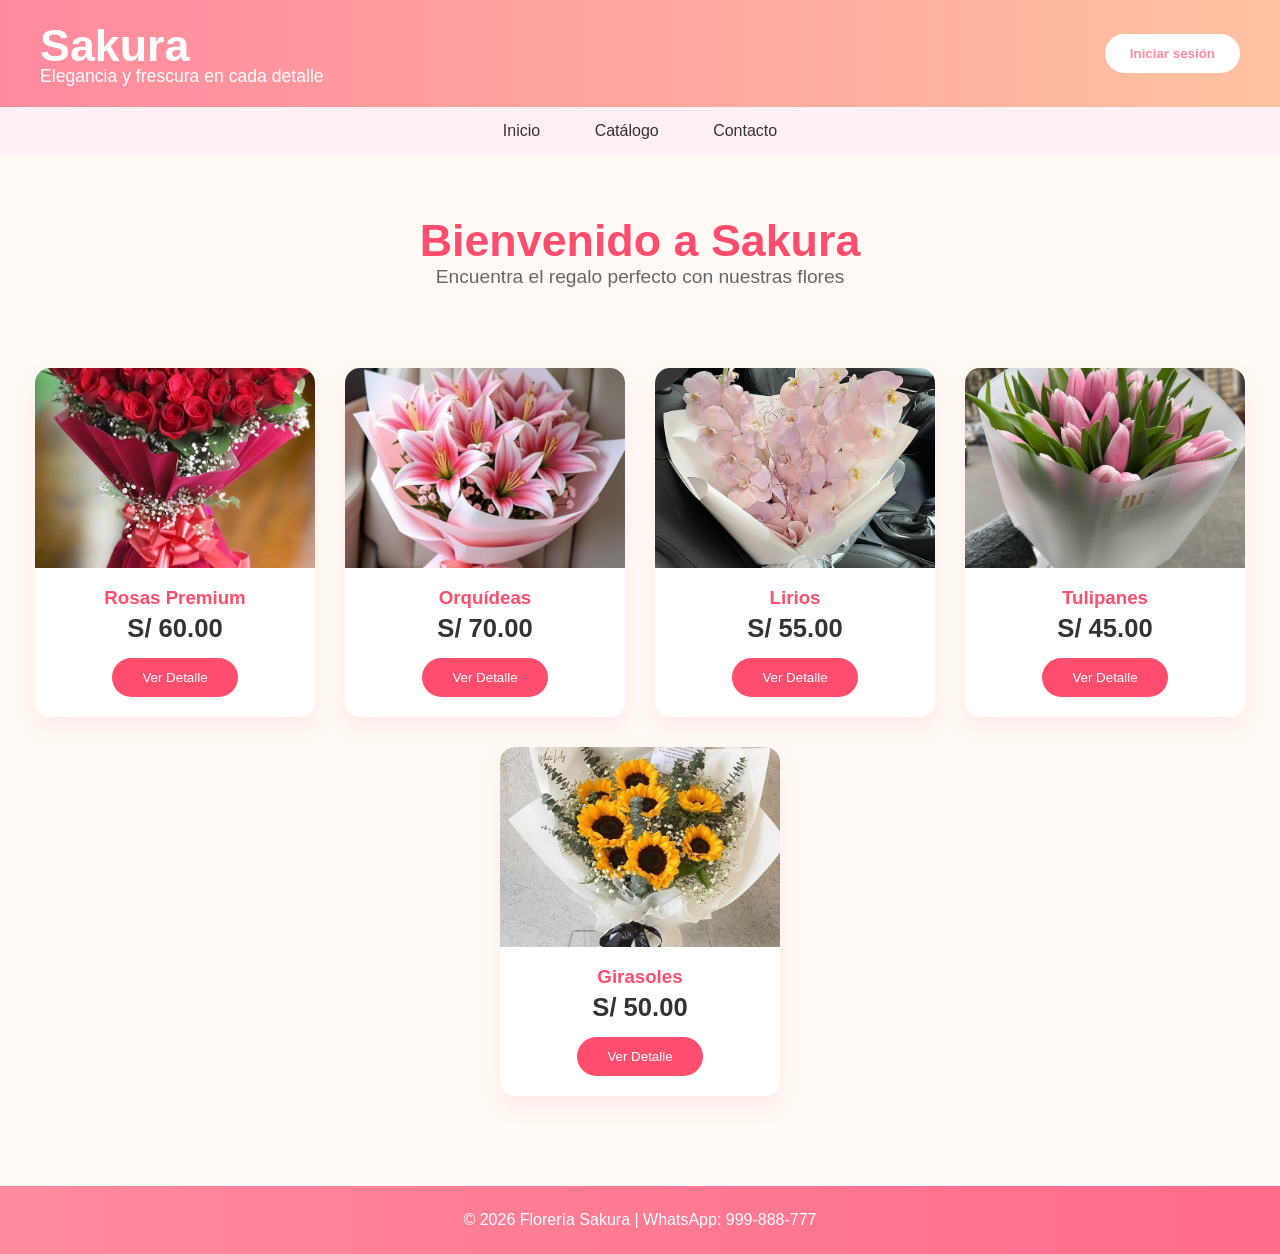
<file: Tarea/index.html>
<!DOCTYPE html>
<html lang="es">
<head>
    <meta charset="UTF-8">
    <meta name="viewport" content="width=device-width, initial-scale=1.0">
    <title>Sakura - Florería</title>
    <link rel="stylesheet" href="styles.css">
</head>
<body>

    <header>
        <div>
            <div class="logo">Sakura</div>
            <div class="tagline">Elegancia y frescura en cada detalle</div>
        </div>
        <button class="login-btn" onclick="window.location.href='login.html'">
            Iniciar sesión
        </button>
    </header>

    <nav>
        <a href="#">Inicio</a>
        <a href="#">Catálogo</a>
        <a href="#">Contacto</a>
    </nav>

    <div class="hero">
        <h1>Bienvenido a Sakura</h1>
        <p>Encuentra el regalo perfecto con nuestras flores</p>
    </div>

    <div class="products" id="productos-container"></div>

    <footer>
        © 2026 Florería Sakura | WhatsApp: 999-888-777
    </footer>

    <script src="productos.js"></script>
</body>
</html>
</file>
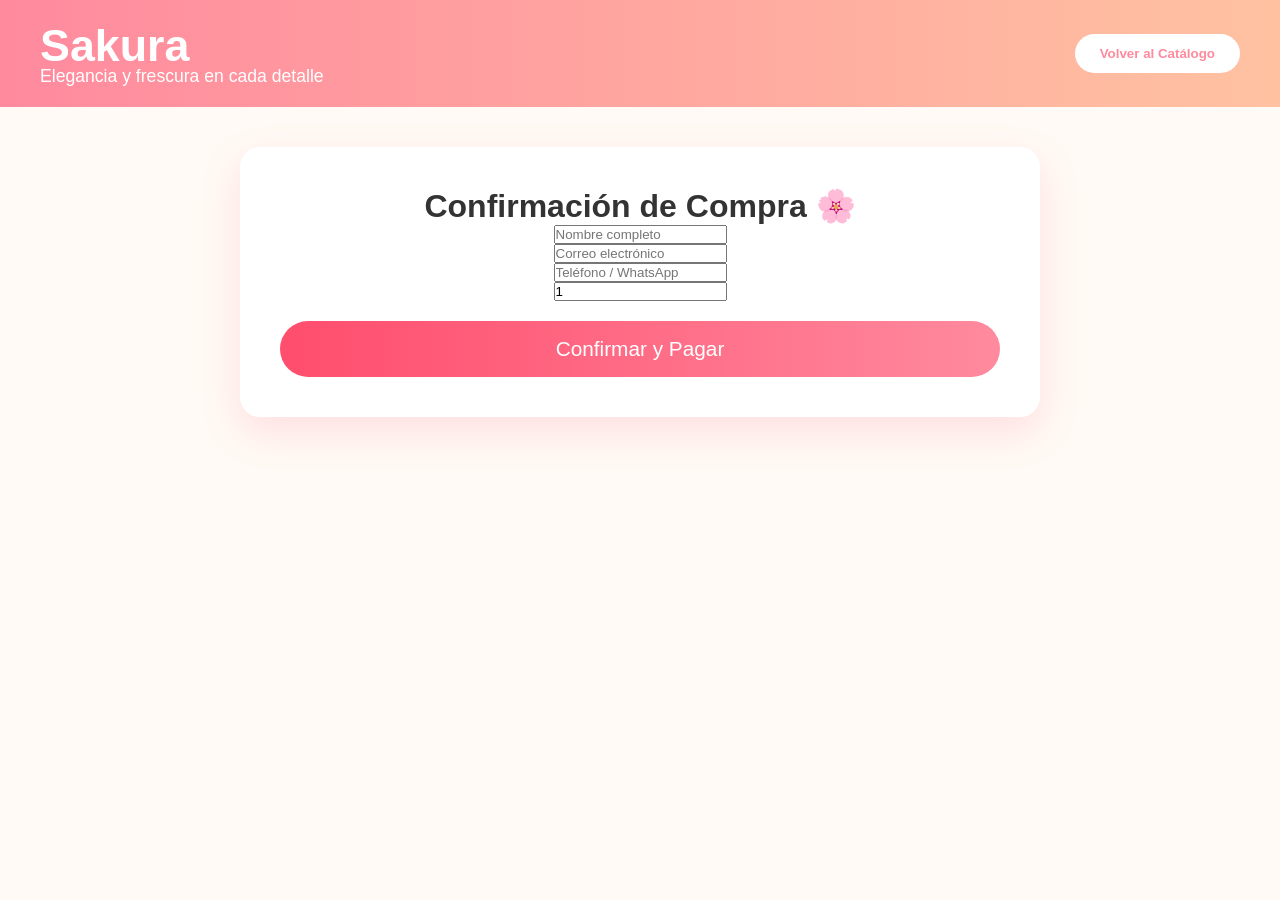
<file: Tarea/confirmacion.html>
<!DOCTYPE html>
<html lang="es">
<head>
    <meta charset="UTF-8">
    <meta name="viewport" content="width=device-width, initial-scale=1.0">
    <title>Confirmar Compra - Sakura</title>
    <link rel="stylesheet" href="styles.css">
    <style>
        .confirmacion-container {
            max-width: 800px;
            margin: 40px auto;
            padding: 40px;
            background: white;
            border-radius: 20px;
            box-shadow: 0 15px 40px rgba(255,77,109,0.15);
            text-align: center;
        }
        .btn-confirmar {
            background: linear-gradient(90deg, #ff4d6d, #ff8a9e);
            color: white;
            border: none;
            padding: 16px 50px;
            font-size: 1.3rem;
            border-radius: 30px;
            cursor: pointer;
            width: 100%;
            margin-top: 20px;
        }
    </style>
</head>
<body>

    <header>
        <div>
            <div class="logo">Sakura</div>
            <div class="tagline">Elegancia y frescura en cada detalle</div>
        </div>
        <button class="login-btn" onclick="window.location.href='index.html'">Volver al Catálogo</button>
    </header>

    <div class="confirmacion-container">
        <h1>Confirmación de Compra 🌸</h1>
        <div id="resumen-producto"></div>

        <form id="form-confirmacion">
            <div class="input-group">
                <input type="text" id="nombre" placeholder="Nombre completo" required>
            </div>
            <div class="input-group">
                <input type="email" id="email" placeholder="Correo electrónico" required>
            </div>
            <div class="input-group">
                <input type="tel" id="telefono" placeholder="Teléfono / WhatsApp" required>
            </div>
            <div class="input-group">
                <input type="number" id="cantidad" placeholder="Cantidad" min="1" value="1" required>
            </div>

            <button type="submit" class="btn-confirmar">Confirmar y Pagar</button>
        </form>
    </div>

    <script>
        const datosCompra = JSON.parse(localStorage.getItem('productoCompra'));

        if (datosCompra) {
            document.getElementById('resumen-producto').innerHTML = `
                <h3>Producto: ${datosCompra.nombre}</h3>
                <p>Precio unitario: S/ ${datosCompra.precio}.00</p>
            `;
        }

        document.getElementById('form-confirmacion').addEventListener('submit', function(e) {
            e.preventDefault();

            let nombre = document.getElementById('nombre').value.trim();
            let cantidad = parseInt(document.getElementById('cantidad').value);
           //bucle while y do while
            while (nombre === "") {
                nombre = prompt("⚠️ Por favor ingresa tu nombre completo:");
                if (nombre) document.getElementById('nombre').value = nombre;
            }

            do {
                if (cantidad < 1 || isNaN(cantidad)) {
                    cantidad = parseInt(prompt("⚠️ La cantidad debe ser al menos 1.\nIngresa la cantidad:"));
                }
            } while (cantidad < 1 || isNaN(cantidad));

            // Confirmación final
            alert(`🎉 ¡Compra confirmada exitosamente!\n\nCliente: ${nombre}\nProducto: ${datosCompra.nombre}\nCantidad: ${cantidad}\nTotal: S/ ${(datosCompra.precio * cantidad).toFixed(2)}\n\nTe contactaremos por WhatsApp.`);

            localStorage.removeItem('productoCompra');
            setTimeout(() => window.location.href = "index.html", 1800);
        });
    </script>
</body>
</html>
</file>
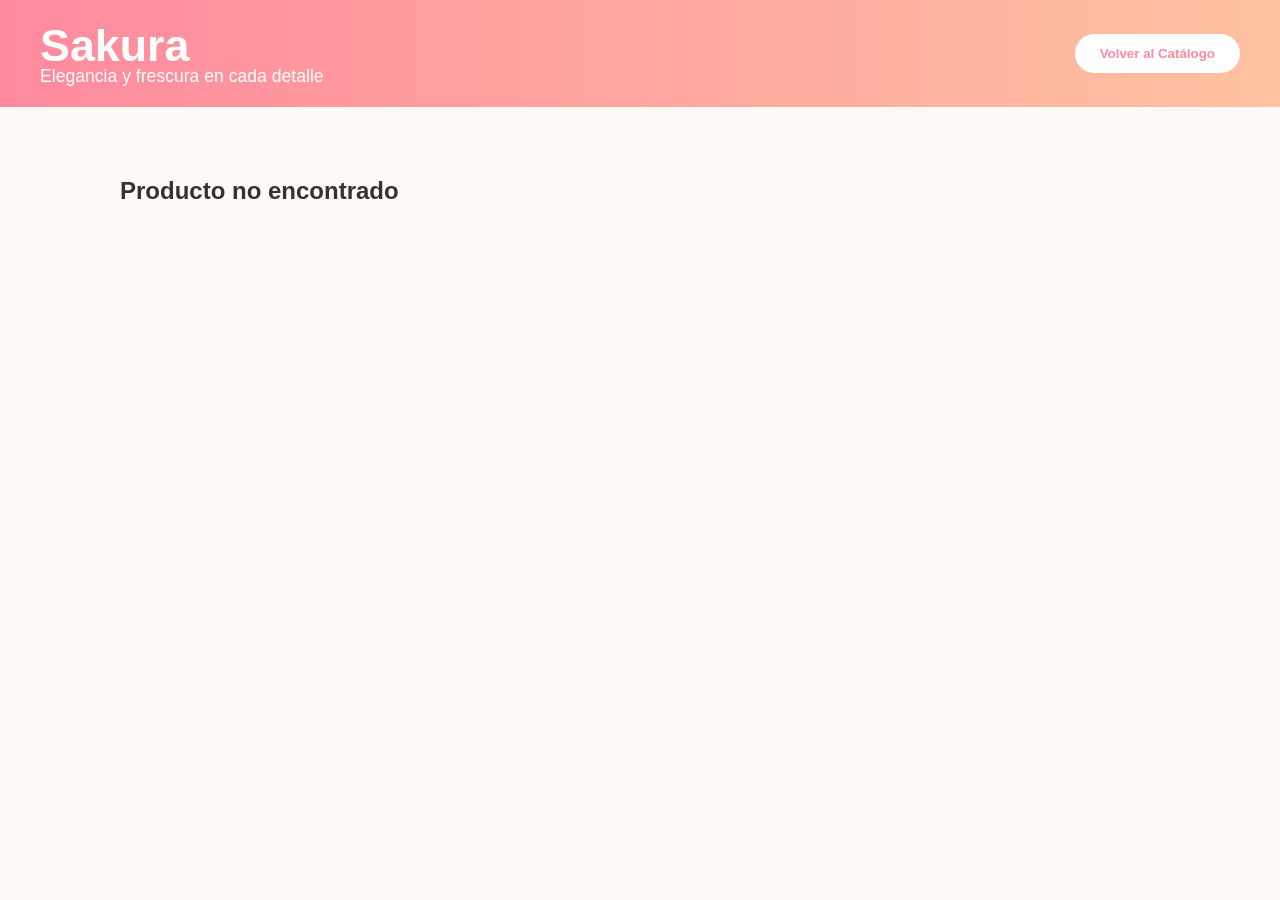
<file: Tarea/detalle.html>
<!DOCTYPE html>
<html lang="es">
<head>
    <meta charset="UTF-8">
    <meta name="viewport" content="width=device-width, initial-scale=1.0">
    <title>Detalle - Sakura</title>
    <link rel="stylesheet" href="styles.css">
    <style>
        .detalle-container {
            max-width: 1100px;
            margin: 40px auto;
            padding: 30px;
            display: flex;
            gap: 50px;
            flex-wrap: wrap;
        }
        .detalle-imagen img {
            width: 100%;
            border-radius: 20px;
            box-shadow: 0 15px 40px rgba(255,77,109,0.25);
        }
        .detalle-info h1 { color: #ff4d6d; font-size: 2.8rem; }
        .precio-grande { font-size: 3rem; font-weight: bold; color: #ff4d6d; margin: 20px 0; }
        .descripcion { font-size: 1.1rem; line-height: 1.8; color: #444; }
        .btn-comprar {
            background: linear-gradient(90deg, #ff4d6d, #ff8a9e);
            color: white;
            border: none;
            padding: 16px 50px;
            font-size: 1.3rem;
            border-radius: 30px;
            cursor: pointer;
            width: 100%;
            margin: 20px 0;
        }
        .btn-volver {
            background: #ddd;
            color: #333;
            padding: 12px 30px;
            border-radius: 30px;
            text-decoration: none;
            display: inline-block;
        }
    </style>
</head>
<body>

    <header>
        <div>
            <div class="logo">Sakura</div>
            <div class="tagline">Elegancia y frescura en cada detalle</div>
        </div>
        <button class="login-btn" onclick="window.location.href='index.html'">Volver al Catálogo</button>
    </header>

    <div class="detalle-container" id="detalle-container"></div>

    <script>
        const urlParams = new URLSearchParams(window.location.search);
        const idProducto = parseInt(urlParams.get('id'));

        const productos = [
            { id: 1, nombre: "Rosas Premium", precio: 60, img: "imagenes/rosas.jpg", descripcion: "Ramo de rosas rojas premium." },
            { id: 2, nombre: "Orquídeas", precio: 70, img: "imagenes/orquideas.jpg", descripcion: "Orquídeas elegantes." },
            { id: 3, nombre: "Lirios", precio: 55, img: "imagenes/lirios.jpg", descripcion: "Lirios sofisticados." },
            { id: 4, nombre: "Tulipanes", precio: 45, img: "imagenes/tulipanes.jpg", descripcion: "Tulipanes frescos." },
            { id: 5, nombre: "Girasoles", precio: 50, img: "imagenes/girasoles.jpg", descripcion: "Girasoles alegres." }
        ];

        let producto = null;

        // Bucle FOR
        for (let i = 0; i < productos.length; i++) {
            if (productos[i].id === idProducto) {
                producto = productos[i];
                break;   // Salimos del bucle cuando encontramos el producto
            }
        }

        const container = document.getElementById('detalle-container');

        if (producto) {
            container.innerHTML = `
                <div class="detalle-imagen">
                    <img src="${producto.img}" alt="${producto.nombre}">
                </div>
                <div class="detalle-info">
                    <h1>${producto.nombre}</h1>
                    <div class="precio-grande">S/ ${producto.precio}.00</div>
                    <p class="descripcion">${producto.descripcion}</p>
                    
                    <button class="btn-comprar" onclick="comprarAhora('${producto.nombre}', ${producto.precio})">
                        Comprar Ahora
                    </button>
                    
                    <a href="index.html" class="btn-volver">← Volver al Catálogo</a>
                </div>
            `;
        } else {
            container.innerHTML = `<h2>Producto no encontrado</h2>`;
        }

        function comprarAhora(nombre, precio) {
            localStorage.setItem('productoCompra', JSON.stringify({ nombre, precio, cantidad: 1 }));
            window.location.href = 'confirmacion.html';
        }
    </script>
</body>
</html>
</file>
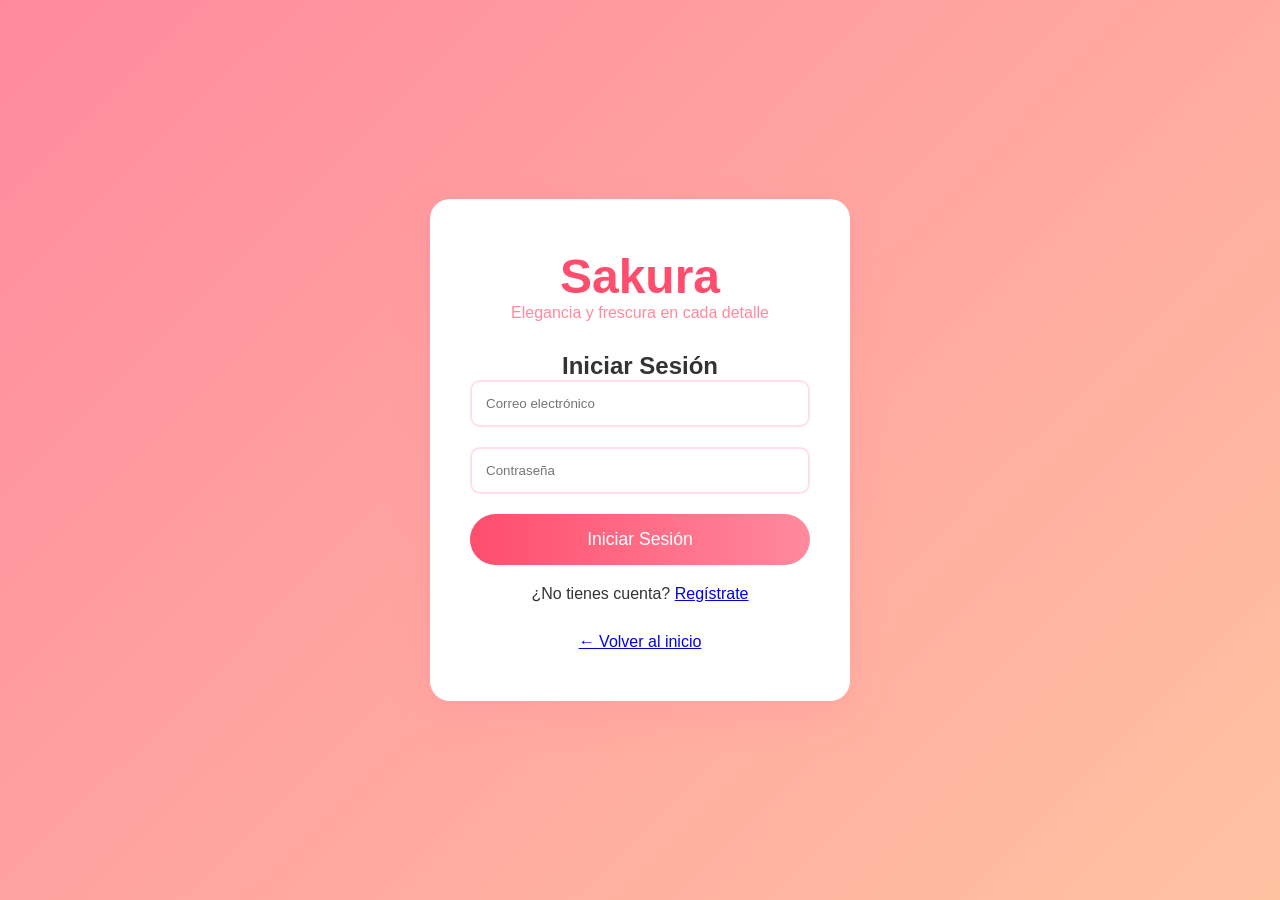
<file: Tarea/login.html>
<!DOCTYPE html>
<html lang="es">
<head>
    <meta charset="UTF-8">
    <meta name="viewport" content="width=device-width, initial-scale=1.0">
    <title>Iniciar Sesión - Sakura</title>
    <link rel="stylesheet" href="styles.css">
    <style>
        .login-container {
            min-height: 100vh;
            background: linear-gradient(135deg, #ff8a9e, #ffc2a1);
            display: flex;
            align-items: center;
            justify-content: center;
            padding: 20px;
        }
        .login-box {
            background: white;
            padding: 50px 40px;
            border-radius: 20px;
            box-shadow: 0 15px 35px rgba(255, 138, 158, 0.3);
            width: 100%;
            max-width: 420px;
            text-align: center;
        }
        .login-logo h1 {
            color: #ff4d6d;
            font-size: 3rem;
        }
        .login-logo p { color: #ff8a9e; margin-bottom: 30px; }
        .input-group { margin-bottom: 20px; text-align: left; }
        .input-group input {
            width: 100%;
            padding: 14px;
            border: 2px solid #ffe0e9;
            border-radius: 10px;
        }
        .login-button {
            width: 100%;
            background: linear-gradient(90deg, #ff4d6d, #ff8a9e);
            color: white;
            border: none;
            padding: 15px;
            border-radius: 30px;
            font-size: 1.1rem;
            cursor: pointer;
        }
    </style>
</head>
<body>

    <div class="login-container">
        <div class="login-box">
            <div class="login-logo">
                <h1>Sakura</h1>
                <p>Elegancia y frescura en cada detalle</p>
            </div>
            <h2>Iniciar Sesión</h2>
            <form id="login-form" class="login-form">
                <div class="input-group">
                    <input type="email" id="email" placeholder="Correo electrónico" required>
                </div>
                <div class="input-group">
                    <input type="password" id="password" placeholder="Contraseña" required>
                </div>
                <button type="submit" class="login-button">Iniciar Sesión</button>
            </form>
            <div style="margin-top: 20px;">
                ¿No tienes cuenta? <a href="registro.html">Regístrate</a>
            </div>
            <div style="margin-top: 30px;">
                <a href="index.html">← Volver al inicio</a>
            </div>
        </div>
    </div>

    <script src="login.js"></script>
</body>
</html>
</file>
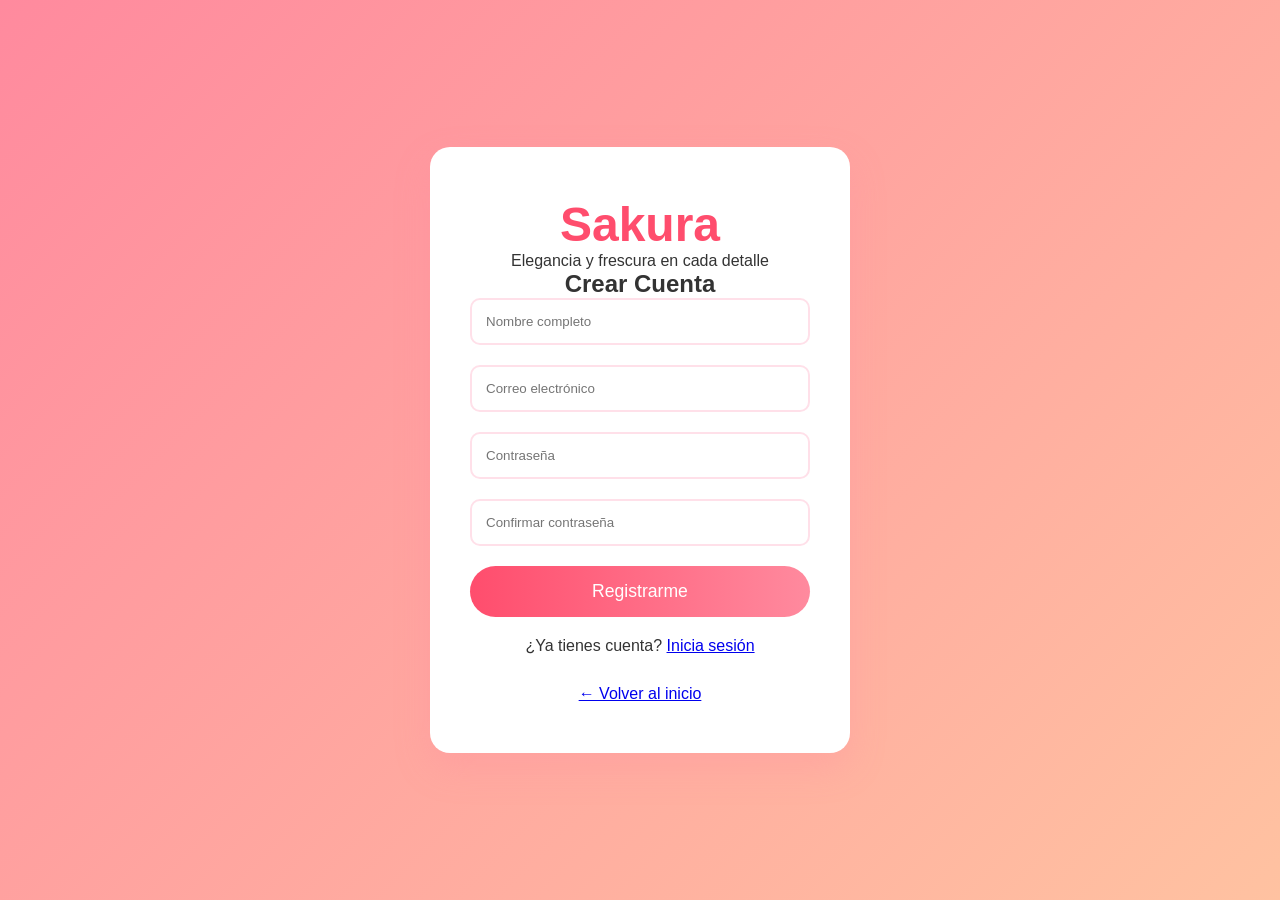
<file: Tarea/registro.html>
<!DOCTYPE html>
<html lang="es">
<head>
    <meta charset="UTF-8">
    <meta name="viewport" content="width=device-width, initial-scale=1.0">
    <title>Registro - Sakura</title>
    <link rel="stylesheet" href="styles.css">
    <style>
        .login-container { min-height: 100vh; background: linear-gradient(135deg, #ff8a9e, #ffc2a1); display: flex; align-items: center; justify-content: center; padding: 20px; }
        .login-box { background: white; padding: 50px 40px; border-radius: 20px; box-shadow: 0 15px 35px rgba(255,138,158,0.3); width: 100%; max-width: 420px; text-align: center; }
        .login-logo h1 { color: #ff4d6d; font-size: 3rem; }
        .input-group { margin-bottom: 20px; text-align: left; }
        .input-group input { width: 100%; padding: 14px; border: 2px solid #ffe0e9; border-radius: 10px; }
        .login-button { width: 100%; background: linear-gradient(90deg, #ff4d6d, #ff8a9e); color: white; border: none; padding: 15px; border-radius: 30px; font-size: 1.1rem; cursor: pointer; }
    </style>
</head>
<body>

    <div class="login-container">
        <div class="login-box">
            <div class="login-logo">
                <h1>Sakura</h1>
                <p>Elegancia y frescura en cada detalle</p>
            </div>
            <h2>Crear Cuenta</h2>
            <form id="registro-form">
                <div class="input-group">
                    <input type="text" id="nombre" placeholder="Nombre completo" required>
                </div>
                <div class="input-group">
                    <input type="email" id="email" placeholder="Correo electrónico" required>
                </div>
                <div class="input-group">
                    <input type="password" id="password" placeholder="Contraseña" required>
                </div>
                <div class="input-group">
                    <input type="password" id="confirm-password" placeholder="Confirmar contraseña" required>
                </div>
                <button type="submit" class="login-button">Registrarme</button>
            </form>
            <div style="margin-top: 20px;">
                ¿Ya tienes cuenta? <a href="login.html">Inicia sesión</a>
            </div>
            <div style="margin-top: 30px;">
                <a href="index.html">← Volver al inicio</a>
            </div>
        </div>
    </div>

    <script src="registro.js"></script>
</body>
</html>
</file>
<file: Tarea/styles.css>
* {
    margin: 0;
    padding: 0;
    box-sizing: border-box;
}

body {
    font-family: 'Segoe UI', Tahoma, Geneva, Verdana, sans-serif;
    background-color: #fffaf5;
    color: #333;
}

/* Header */
header {
    background: linear-gradient(90deg, #ff8a9e, #ffc2a1);
    padding: 20px 40px;
    display: flex;
    justify-content: space-between;
    align-items: center;
    color: white;
}

.logo {
    font-size: 2.8rem;
    font-weight: bold;
}

.tagline {
    font-size: 1.1rem;
    margin-top: -5px;
}

.login-btn {
    background-color: white;
    color: #ff8a9e;
    border: none;
    padding: 12px 25px;
    border-radius: 30px;
    font-weight: 600;
    cursor: pointer;
    transition: 0.3s;
}

.login-btn:hover {
    background: #ff4d6d;
    color: white;
}

/* Navigation */
nav {
    background-color: #fff0f5;
    padding: 15px 0;
    text-align: center;
}

nav a {
    margin: 0 25px;
    text-decoration: none;
    color: #333;
    font-weight: 500;
}

/* Hero */
.hero {
    text-align: center;
    padding: 60px 20px 40px;
}

.hero h1 {
    color: #ff4d6d;
    font-size: 2.8rem;
}

.hero p {
    color: #666;
    font-size: 1.2rem;
}

/* Products */
.products {
    display: flex;
    justify-content: center;
    gap: 30px;
    flex-wrap: wrap;
    padding: 40px 20px;
}

.product-card {
    background: white;
    border-radius: 15px;
    width: 280px;
    box-shadow: 0 10px 20px rgba(255, 138, 158, 0.15);
    overflow: hidden;
    text-align: center;
    transition: 0.3s;
}

.product-card:hover {
    transform: translateY(-10px);
}

.product-card img {
    width: 100%;
    height: 200px;
    object-fit: cover;
}

.product-card h3 {
    color: #ff4d6d;
    margin: 15px 0 5px;
}

.price {
    font-size: 1.6rem;
    font-weight: bold;
    margin-bottom: 15px;
}

.buy-btn {
    background: #ff4d6d;
    color: white;
    border: none;
    padding: 12px 30px;
    border-radius: 30px;
    cursor: pointer;
    margin-bottom: 20px;
}

.buy-btn:hover {
    background: #ff8a9e;
}

/* Footer */
footer {
    background: linear-gradient(90deg, #ff8a9e, #ff6b8a);
    color: white;
    text-align: center;
    padding: 25px 0;
    margin-top: 50px;
}
</file>
